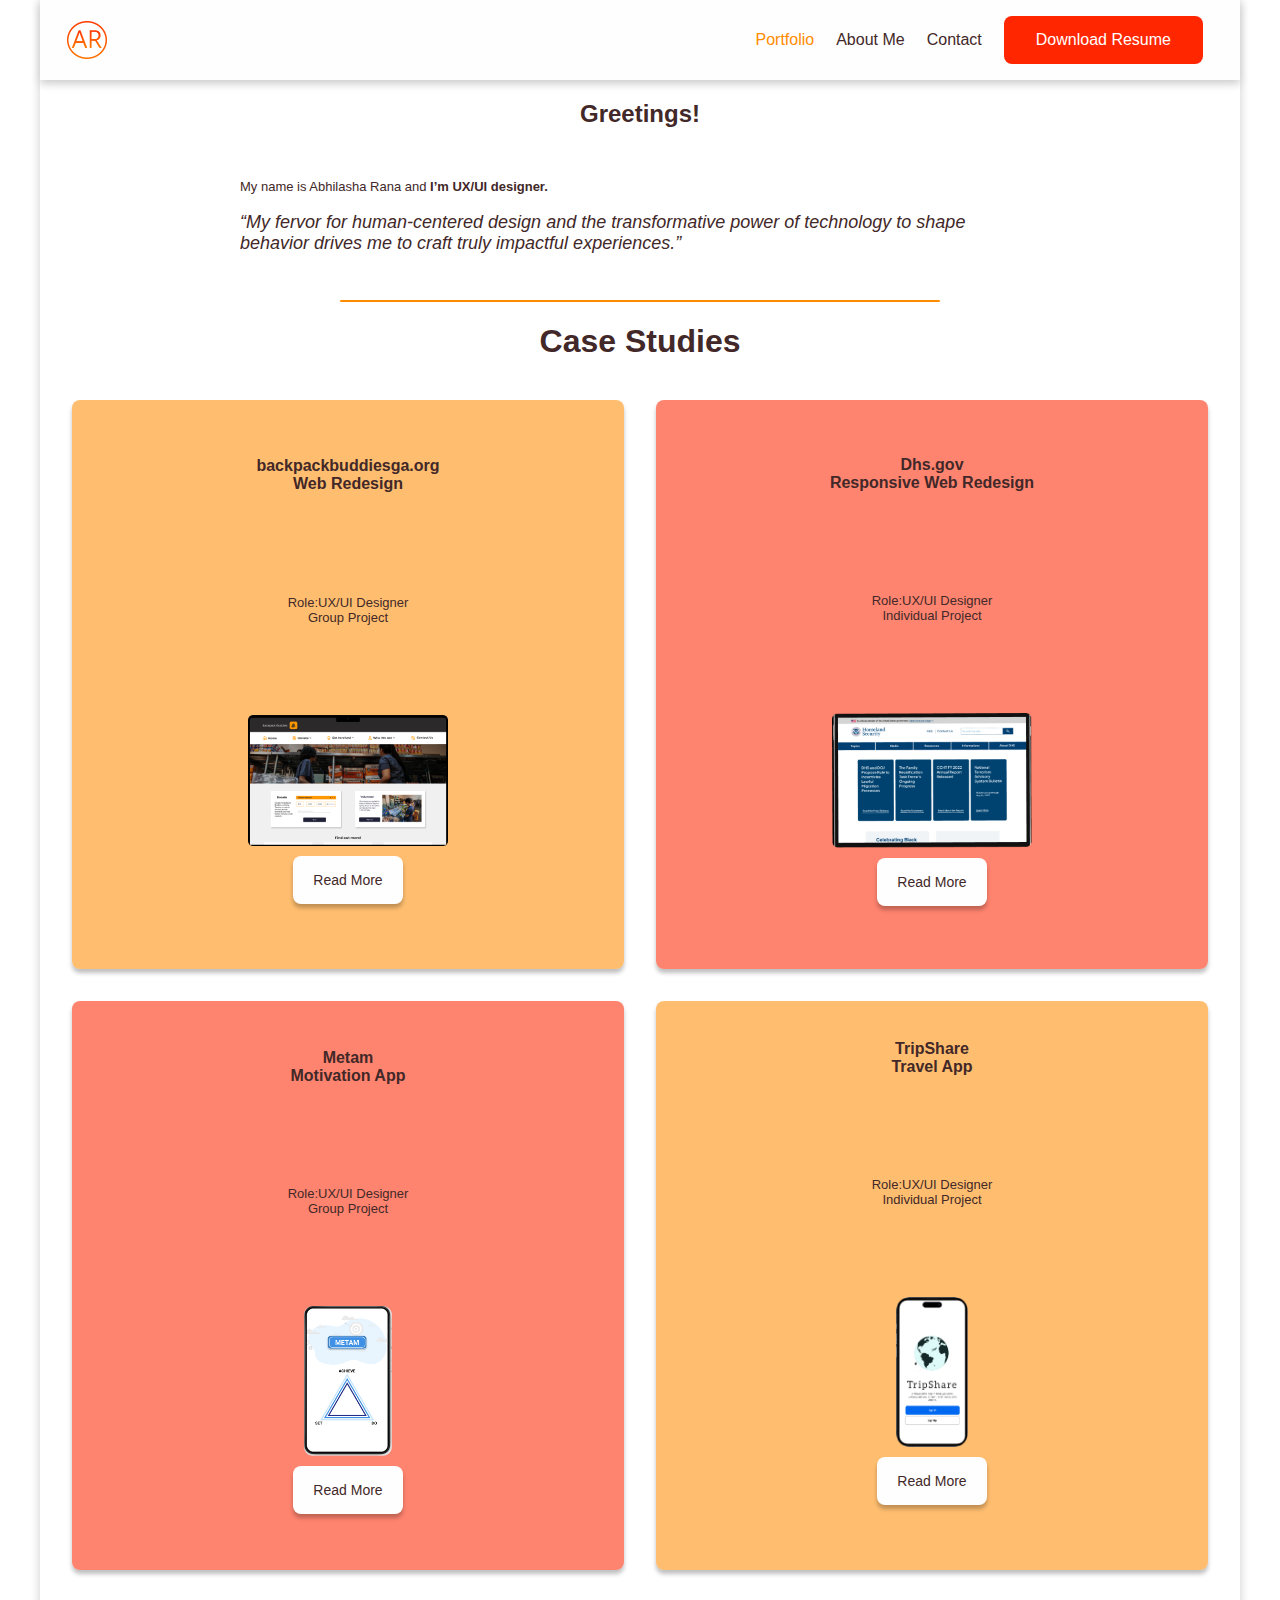
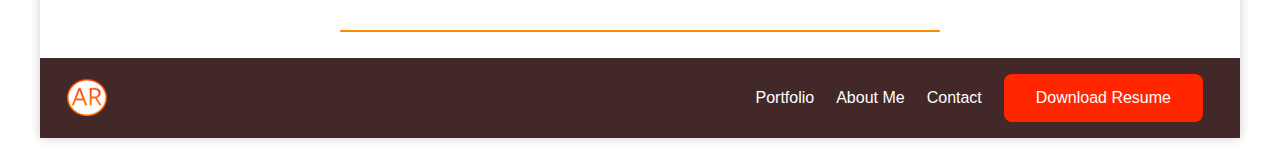
<file: index.html>
<!DOCTYPE html>
<html lang="en">
<head>
    <meta charset="UTF-8">
    <title>Abhilasha Rana Portfolio</title>
    <!--HW 18. Added My Skills section on About Me page-->
        <link rel="icon" href="HOrangeLogo.png" />
        <link rel="Stylesheet" href="CSS/style.css" type="text/css"/>
        <link rel="preconnect" href="https://fonts.googleapis.com">
        <link rel="preconnect" href="https://fonts.gstatic.com" crossorigin>
        <link href="https://fonts.googleapis.com/css2?family=Oooh+Baby&family=Poppins:ital@0;1&display=swap" rel="stylesheet">
</head>
<body>
<!--Navbar Section   -->
<header class="navigation">
    <div class="logoDisplay"><img src="./Images/HOrangeLogo.png" class="logo" /></div>
    <nav >
       <ul >
         <li style="color:#FF8C00">Portfolio</li>
           <li><a style="color:#422828" href="aboutMe.html">About Me</a></About></li>
           <li><a style="color:#422828" href="mailto:abhilasha.rana@gmail.com">Contact</a></li>
           <li> <a href="./Documents/AbhilashaRanaUXUIResume2CareerServ.pdf">
            <button> Download Resume </button>
          </a> </li>
       </ul>
    </nav>
  </header>
<!--B. Hero img-->
<!--HW18>>My Works below Hero img-->
<section class="heroImg">
<h2 >Greetings!</h2>
<br>
<div class="addPadding">
   
  <p style="font-weight: bold;"><span style="font-weight: lighter;" > My name is Abhilasha Rana and</span> I’m UX/UI designer.<br>
  </p>
  <p style="font-style: italic; font-size: large;">
   “My fervor for human-centered design and the transformative power of technology to shape 
    behavior drives me to craft truly impactful experiences.”
</p>
</div>
   <hr class="smallHRstyle">
</div>


<!-- HW18- My Work constructed using CSS Grid-->

<h1>Case Studies</h1>
<br>
<div class="gridContainer"> 
   <div class="caseStudy1">
    <h4>backpackbuddiesga.org<br> Web Redesign</h4>
    <p>Role:UX/UI Designer <br>Group Project</p>
    <img class="caseStudyImg" src="./Images/BackPackBuddiesDesktop.png"/>
    <button class="ReadMorebutton"> Read More</button><br>
   </div>
    
   <div class="caseStudy2">
    <h4>Dhs.gov<br> Responsive Web Redesign</h4>
    <p>Role:UX/UI Designer <br>Individual Project</p>
    <img class="caseStudyImg" src="./Images/RedesignDesktop.png"/>
    <button class="ReadMorebutton"> Read More</button><br>
   </div>
   
   <div class="caseStudy3">
    <h4> Metam <br> Motivation App</h4>
    <p>Role:UX/UI Designer <br>Group Project</p>
    <img class="caseStudyMobileImg" src="./Images/MetamMobile.png"/>
    <button class="ReadMorebutton"> Read More</button><br>
   </div>
    
   <div class="caseStudy4">
    <h4>TripShare<br> Travel App</h4>
    <p>Role:UX/UI Designer <br>Individual Project</p>
    <img class="caseStudyMobileImg" src="./Images/TripShareMobile.png"/>
    <button class="ReadMorebutton"> Read More</button><br><br> 
    
    </div>

   </div>

</section>
<br><br>

<hr class="smallHRstyle">

<!--C. Footer-->
<br>

   <footer class="footerNav">
       <div class="logoDisplay"><img src="Images/HOrangeLogo.png" class="logo" /></div>
       
      
       <nav >
         <ul >
             <li> <a href="index.html"></a>Portfolio </li>
             <li><a href="aboutMe.html"></a>About Me</li>
             <li ><a style="color:#fefefe" href="mailto:abhilasha.rana@gmail.com">Contact </a></li>
             
             <li> <a href="./Documents/AbhilashaRanaUXUIResume2CareerServ.pdf">
              <button> Download Resume </button>
            </a> </li>
         </ul>
  
   </footer>


    
</body>
</html>
</file>
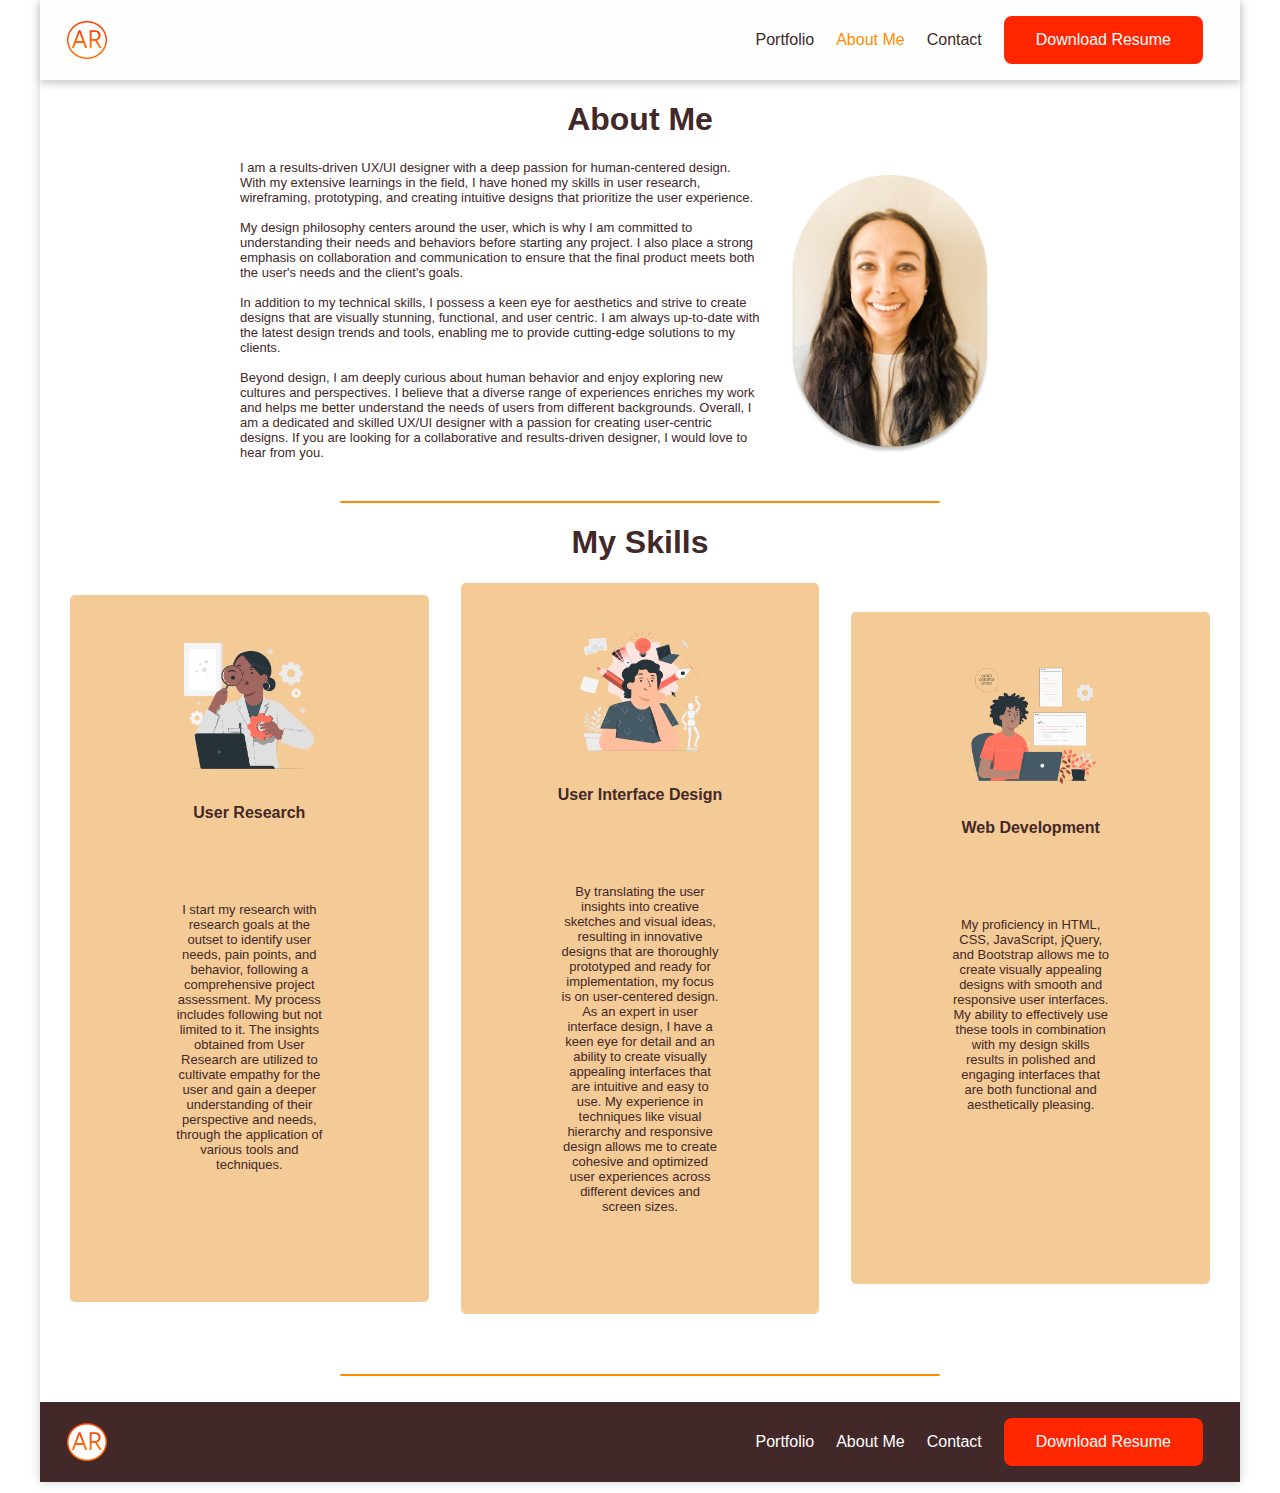
<file: aboutMe.html>
<!DOCTYPE html>
<html lang="en">
<head>
    <meta charset="UTF-8">
    <title>Abhilasha Rana About Me</title>
    <!--HW 18. Added My Skills section on About Me page-->
        <link rel="icon" href="HOrangeLogo.png" />
        <link rel="Stylesheet" href="CSS/style.css" type="text/css"/>
        <link rel="preconnect" href="https://fonts.googleapis.com">
        <link rel="preconnect" href="https://fonts.gstatic.com" crossorigin>
        <link href="https://fonts.googleapis.com/css2?family=Oooh+Baby&family=Poppins:ital@0;1&display=swap" rel="stylesheet">
</head>
<body>
<!--Navbar Section   -->
<header class="navigation">
    <div class="logoDisplay"><img src="./Images/HOrangeLogo.png" class="logo" /></div>
    <nav >
       <ul >
         <li ><a style="color:#422828" href="index.html">Portfolio</a></li>
           <li style="color:#FF8C00" >About Me</li>
           <li><a style="color:#422828" href="mailto:abhilasha.rana@gmail.com">Contact</a></li>
           <li> <a href="./Documents/AbhilashaRanaUXUIResume2CareerServ.pdf">
            <button> Download Resume </button>
          </a> </li>
       </ul>
    </nav>
  </header>
<!--B. Hero img-->
<!--HW18>>My Skills below Hero img>>About me sec-->
<section class="heroImg">
<h1>About Me</h1>
<div class="addPadding">
   <img  src="./Images/YellowProfile pic.png" alt="Abhilasha Rana's photo" />
  <p>I am a results-driven UX/UI designer with a deep passion for human-centered design. With my extensive learnings in the field, I have honed my skills in user research, wireframing, prototyping, and creating intuitive designs that prioritize the user experience.
   <br><br>
   My design philosophy centers around the user, which is why I am committed to understanding their needs and behaviors before starting any project. I also place a strong emphasis on collaboration and communication to ensure that the final product meets both the user's needs and the client's goals.
   <br><br>
   In addition to my technical skills, I possess a keen eye for aesthetics and strive to create designs that are visually stunning, functional, and user centric. I am always up-to-date with the latest design trends and tools, enabling me to provide cutting-edge solutions to my clients.
   <br><br>
   Beyond design, I am deeply curious about human behavior and enjoy exploring new cultures and perspectives. I believe that a diverse range of experiences enriches my work and helps me better understand the needs of users from different backgrounds.
   Overall, I am a dedicated and skilled UX/UI designer with a passion for creating user-centric 
   designs. If you are looking for a collaborative and results-driven designer, I would love to hear 
   from you.
  </p>
  
</div>
   <hr class="smallHRstyle">
</div>

<!-- HW18- My Skills section coded with CSS flex-->

<h1>My Skills</h1>
 <div class="flexContainer"> 
   
      <div class="userResearch">
         <br>
         <img src="./Images/Researchpana.png" />
         <h4>User Research</h4>
         <p>I start my research with research goals at the outset to identify user needs, pain points, and behavior, following a comprehensive project assessment. My process includes following but not limited to it.
            The insights obtained from User Research are utilized to cultivate empathy for the user 
            and gain a deeper understanding of their perspective and needs, through the application of
             various tools and techniques.
            <br><br><br>

            </p>
      </div>

     <div class="userInterfaceDesign">
      <br>
         <img src="./Images/Designpana.png" style="height:120px " />
         <h4>User Interface Design</h4>
         <p>By translating the user insights into creative sketches and visual ideas, resulting in innovative designs that are thoroughly prototyped and ready for implementation, my focus is on user-centered design. 
            As an expert in user interface design, I have a keen eye for detail and an ability to create visually appealing interfaces 
            that are intuitive and easy to use. My experience in techniques like visual hierarchy and
             responsive design allows me to create cohesive and optimized user experiences across 
             different devices and screen sizes.
        </p>
     </div>

     <div class="webDevelopment">
      <br>
        <img src="./Images/Devpana.png" />
        <h4>Web Development</h4>
        <p>My proficiency in HTML, CSS, JavaScript, jQuery, and Bootstrap allows me to create visually appealing designs with smooth and responsive user interfaces. My ability to effectively use these tools in combination with my design skills results in polished and engaging interfaces that are both functional and aesthetically pleasing.</p>
     <br><br><br><br>
    </div>
 
 </div>

 <hr class="smallHRstyle">

</section>


<!--C. Footer-->
<br>

   <footer class="footerNav">
       <div class="logoDisplay"><img src="Images/HOrangeLogo.png" class="logo" /></div>
       
      
       <nav >
         <ul >
             <li> <a href="index.html"></a>Portfolio </li>
             <li><a href="aboutMe.html"></a>About Me</li>
             <li ><a style="color:#fefefe" href="mailto:abhilasha.rana@gmail.com">Contact</a></li>
             <li> <a href="./Documents/AbhilashaRanaUXUIResume2CareerServ.pdf">
              <button> Download Resume </button>
            </a> </li>
         </ul>
  
   </footer>


    
</body>
</html>
</file>
<file: CSS/style.css>
/** HW 18 My Work section-Portfolio page  **/


.gridContainer{

    display:grid;
    height:130vh;
    padding-left: 2rem;
    padding-right: 2rem;
    padding-bottom: 1rem;
    gap: 2rem;
    grid-template-columns: 1fr 1fr;
    grid-template-rows: 1fr 1fr ;
    grid-template-areas: 
    'caseStudy1 caseStudy2'
     'caseStudy3 caseStudy4'
    ;

}

.ReadMorebutton{
    display: inline-block;
    background-color: #FFFEFE;
    box-shadow: 0px 4px 4px rgba(0, 0, 0, 0.25);
    border-radius: 8px;
     border: none;
     color: #422828;
     text-align: center;
    text-decoration: none;
    padding: 16px 20px;
    font-size: 14px;
     
    }

.caseStudyImg {
 height:auto;
 width: 200px;
  }

.caseStudyMobileImg{
   height:150px;
   width: auto; 
  }

.caseStudy1{
    display:flex;
    flex-direction: column;
    justify-content:center;
    align-items:center ;
    background: #FF8C0090;
    box-shadow: 0px 4px 4px rgba(0, 0, 0, 0.25);
    border-radius: 8px;
/** RowStart/ColStart/RowEnd/ColEnd **/
/**grid-area: 1/1/1/2; **/
padding-bottom: 10px;
grid-area: caseStudy1;

}

.caseStudy2{
    display:flex;
    flex-direction: column;
    justify-content:center;
    align-items:center ;
background: #FF260090;
box-shadow: 0px 4px 4px rgba(0, 0, 0, 0.25);
border-radius: 8px;
/**grid-area: 1/2/1/2;**/
padding-bottom: 10px;
grid-area: caseStudy2;
}

.caseStudy3{
    display:flex;
    flex-direction: column;
    justify-content:center;
    align-items:center ;
background: #FF260090;
box-shadow: 0px 4px 4px rgba(0, 0, 0, 0.25);
border-radius: 8px;  
grid-area: 2/1/2/2;
padding-bottom: 10px;
grid-area: caseStudy3;
 }

.caseStudy4{
    display:flex;
    flex-direction: column;
    justify-content:center;
    align-items:center ;
background: #FF8C0090;
box-shadow: 0px 4px 4px rgba(0, 0, 0, 0.25);
border-radius: 8px;
grid-area: 2/2/2/2;
padding-bottom: 10px;
grid-area: caseStudy4;
}


/** HW 18  My Skill section-About Me page  **/


.flexContainer{
    display:flex;
    flex-direction: row;
    justify-content:center;
    align-items: center;
    height:auto;
    gap:2rem;
    margin: 20px 30px 30px 30px;
    padding-bottom: 30px;

}
.userResearch{
    flex:1;
    max-width: 33%;
    padding:20px;
    background-color: #f4ca96;
    border-radius: 5px;
    text-align:center;
   
}

.userInterfaceDesign{
    flex:1;
    max-width: 33%;
    padding:20px;
    background-color: #f4ca96;
   
    border-radius: 5px;
    text-align:center;

}
.webDevelopment{
    flex:1;
    max-width: 33%;
    padding:20px;
    background-color: #f4ca96;
    border-radius: 5px;
    text-align:center;
}

.smallHRstyle{
    
    
    background-color: #FF8C00;
    width: 50%;
    height: 2px;
    border: none;
    border-radius: 4px;
}







/** HW 17 **/


.addPadding{
    display: block;
    align-items: center;
    width: 80%;
    padding-bottom: 20px;
    text-align: left;
}

.addPadding p{
    font-size: auto;
    margin-inline-start: 200px;
    margin-inline-end: 30px;
    display: block;
    margin-block-start: 1em;
    margin-block-end: 1em;
    

 }

 .addPadding img{
    width: 200px;
    float: right;
    margin: 5px 0px 20px 20px;
    border-radius: 8px;
    /**box-shadow: 4px 4px 8px #CECECE; **/
   
 }



.navigation{
    background-color:#FFFEFE ;
    display: flex;
    align-items: center;
    box-shadow: 0px 4px 8px #CECECE;
    flex-direction: row;
   justify-content: space-between;
    padding: 0px 16px 0px 16px;
     height: 80px;
  
}

.logo{
    width: 40%;
    padding: 1%;
    display: flex;
    justify-content: center;
    align-items: center;
    margin: 10px;
   

}

.logoDisplay{
    display: inline-block;
    color:#422828;
}

nav {
   
    display: inline-block;
    margin: 10px;

}

nav ul{
    display: flex;
    flex-direction: row;
    list-style-type: none;
    text-decoration: none;
    align-items: baseline;

}


li{
    display: inline-block;
    padding: 11px 11px;
   
    }


a {
        text-decoration: none;
       
    }


    
button {
        background-color: #FF2600; /* red */
        border: none;
        color: white;
        padding: 15px 32px;
        text-align: center;
        text-decoration: none;
        display: inline-block;
        font-size: 16px;
        border-radius: 8px;
      }


body {
    background-color: white;
    margin: 0;
    margin-left: auto;
    margin-right: auto;
    max-width: 1200px;
    height:auto;
    font-family: 'Plus Jakarta Sans', sans-serif;
    color: #422828;
    box-shadow: 0px 0px 10px #CECECE;
}

.footerNav{
    background-color:#422828 ;
    display: flex;
    align-items: center;
    flex-direction: row;
    justify-content: space-between;
    padding: 0px 16px 0px 16px;
    height: 80px;
    font-family: 'Plus Jakarta Sans', sans-serif;
    color: white;

}

.heroImg{
    text-align:center;
    height: auto;
    

}

img {
 
    display: inline-block;
    width: 130px;
    height:auto;
    padding: 10px;
    overflow-clip-margin: content-box;
    overflow: clip;
}


p{
    margin: 80px;
    font-size: small;
}
/** HW 18 Media Queries**/


@media (max-width:600px) {

  
    .flexContainer {
        flex-direction:column;
        width:100%;
        align-items: center;
        
      
        
    }
    .userResearch, .userInterfaceDesign, .webDevelopment{
        max-width: 80%;
        
    }
   
    .gridContainer{
        display:grid;
        height:auto;
        padding-left: 7rem;
        padding-right: 3rem;
       
        grid-template-columns: 1fr;
        grid-template-rows: 1fr 1fr 1fr 1fr ;
       grid-template-areas: 
       'caseStudy1'
       'caseStudy2'
       'caseStudy3'
       'caseStudy4';
       
    
    
    }
    .caseStudy1, .caseStudy2, .caseStudy3, .caseStudy4{
        max-width: 80%;
    }

}
</file>
